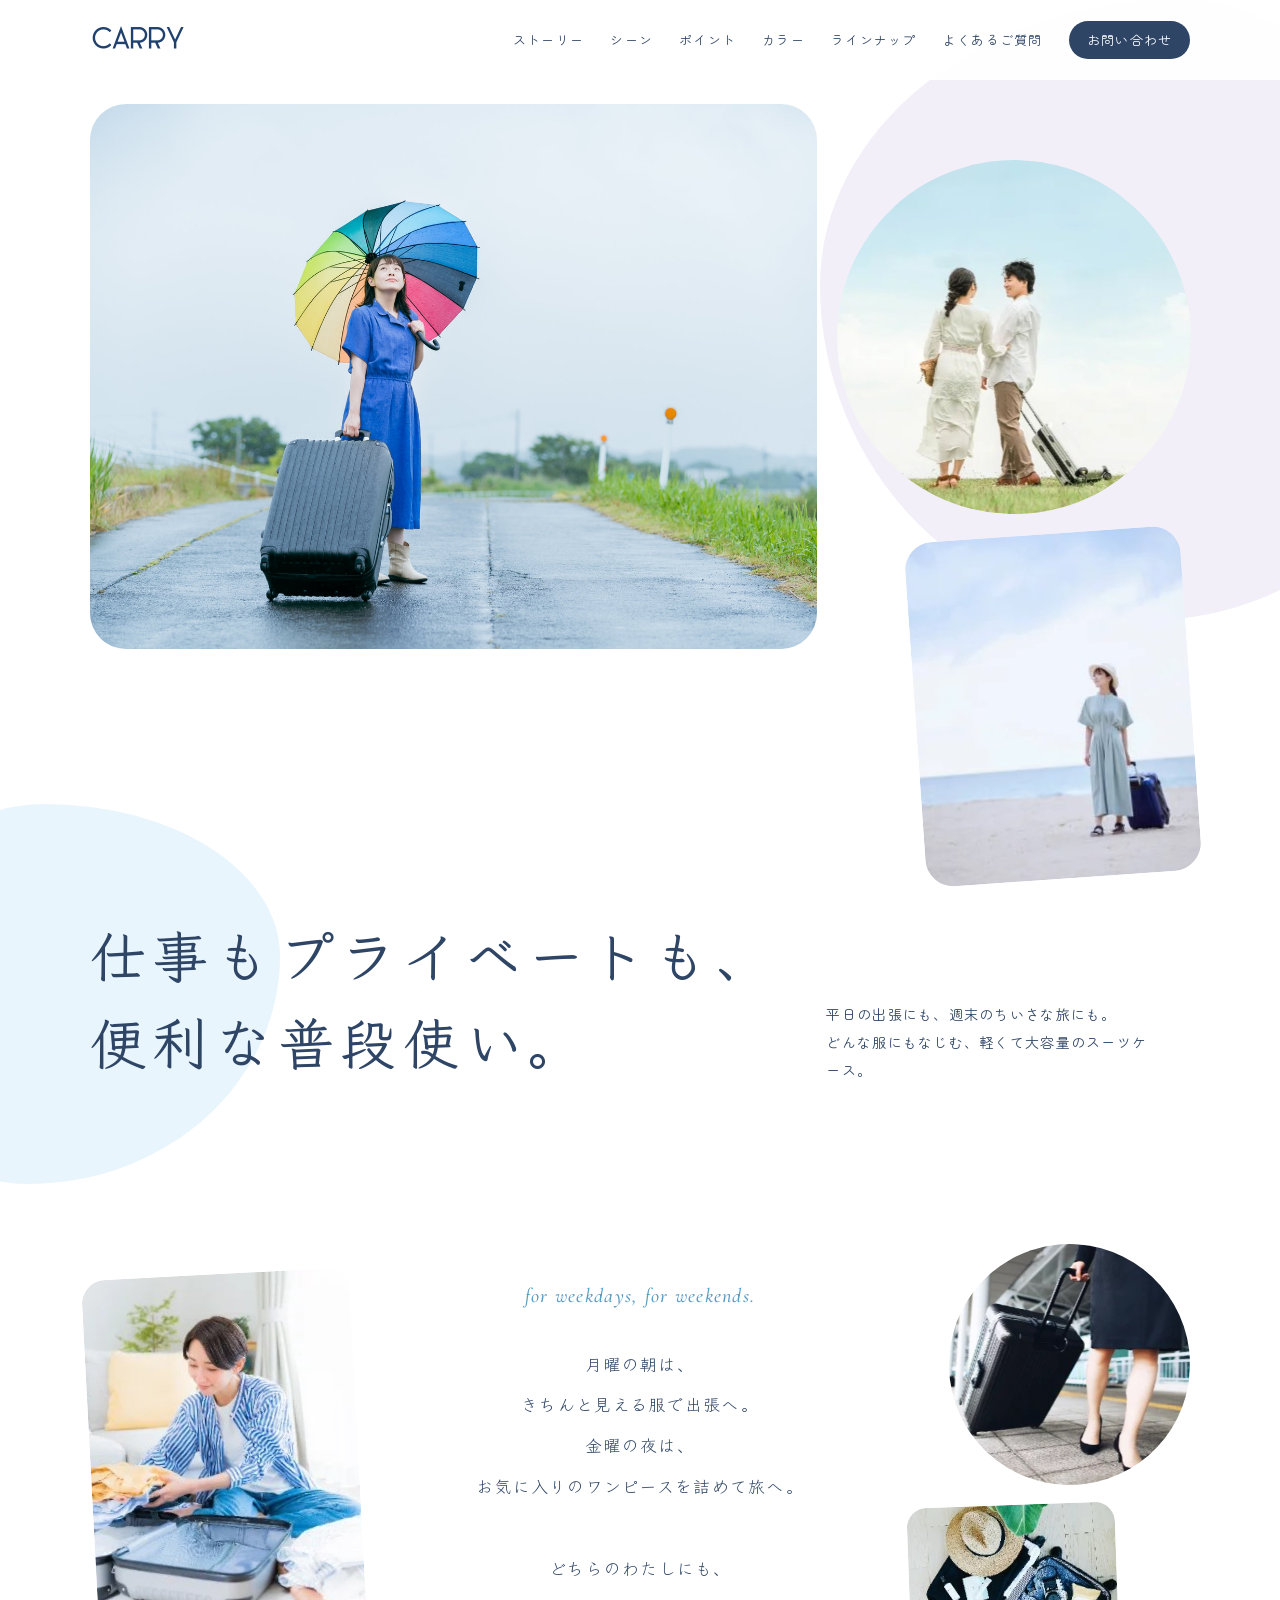
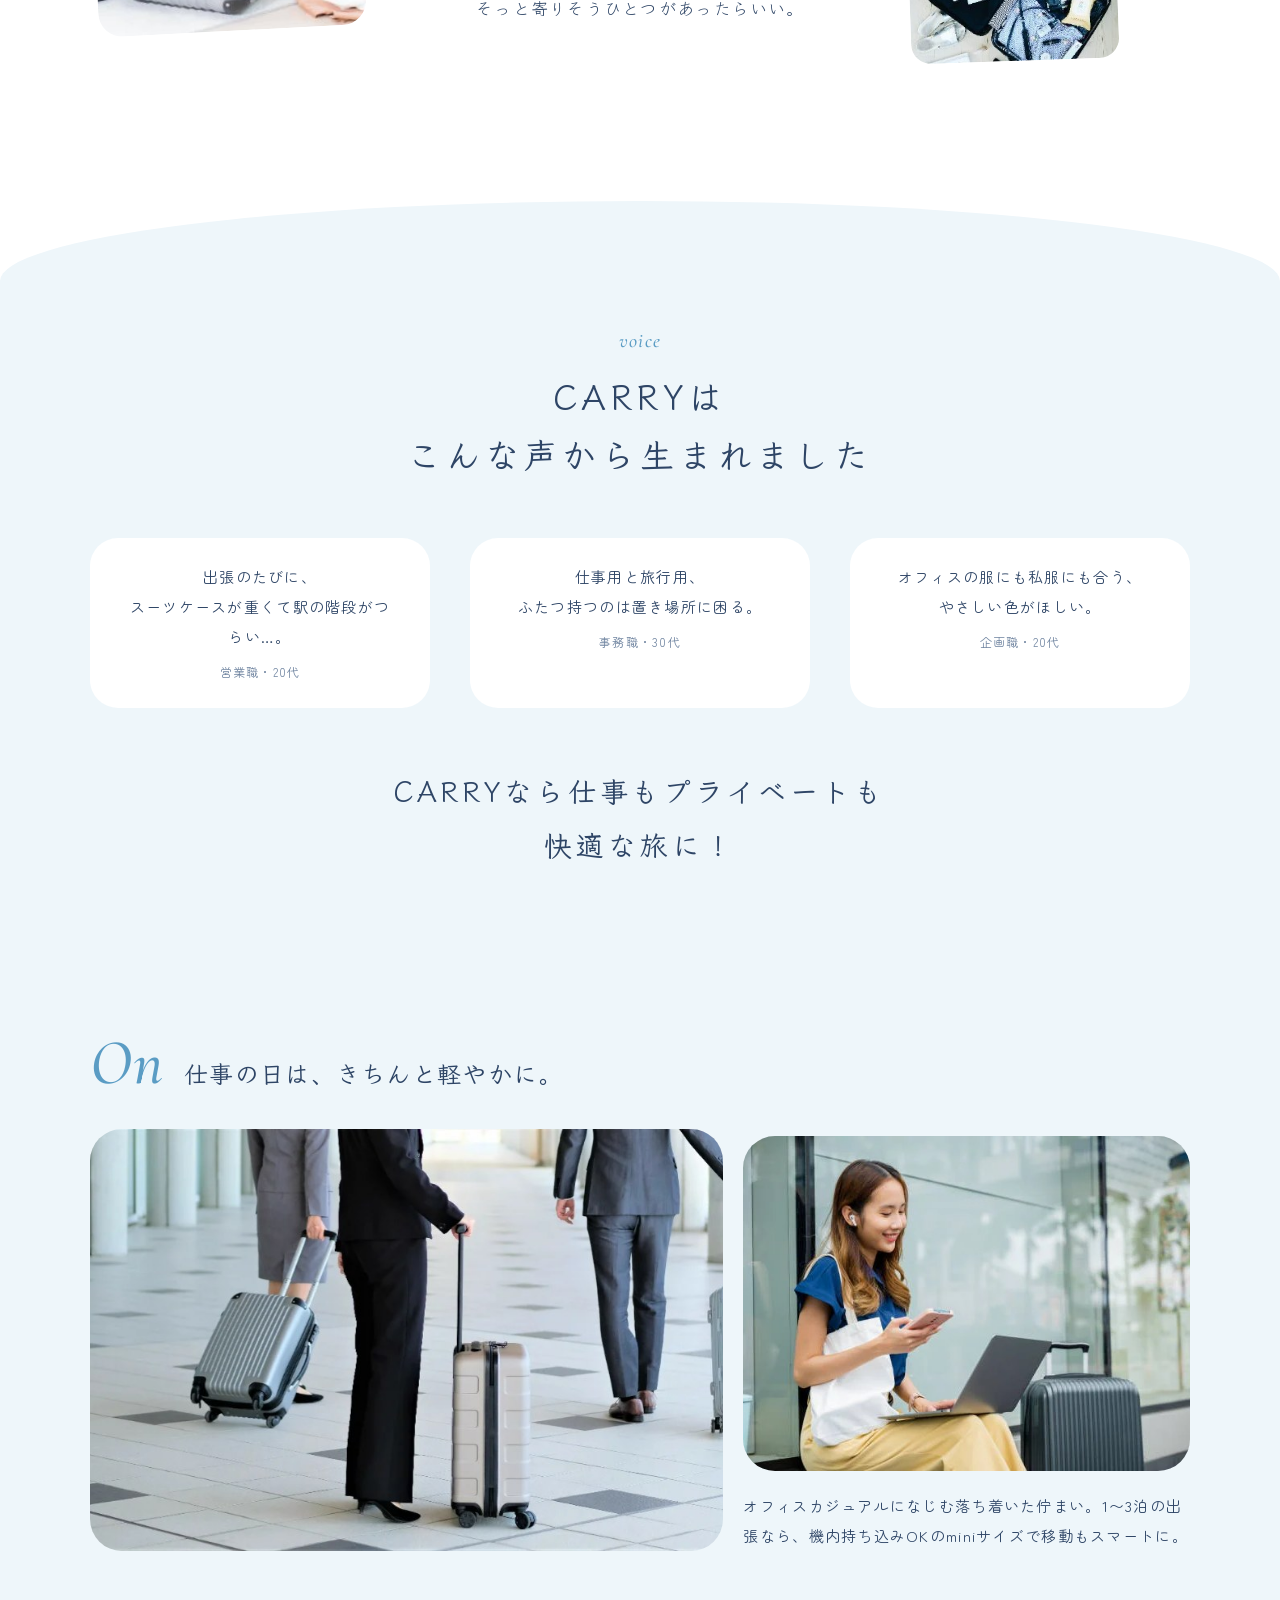
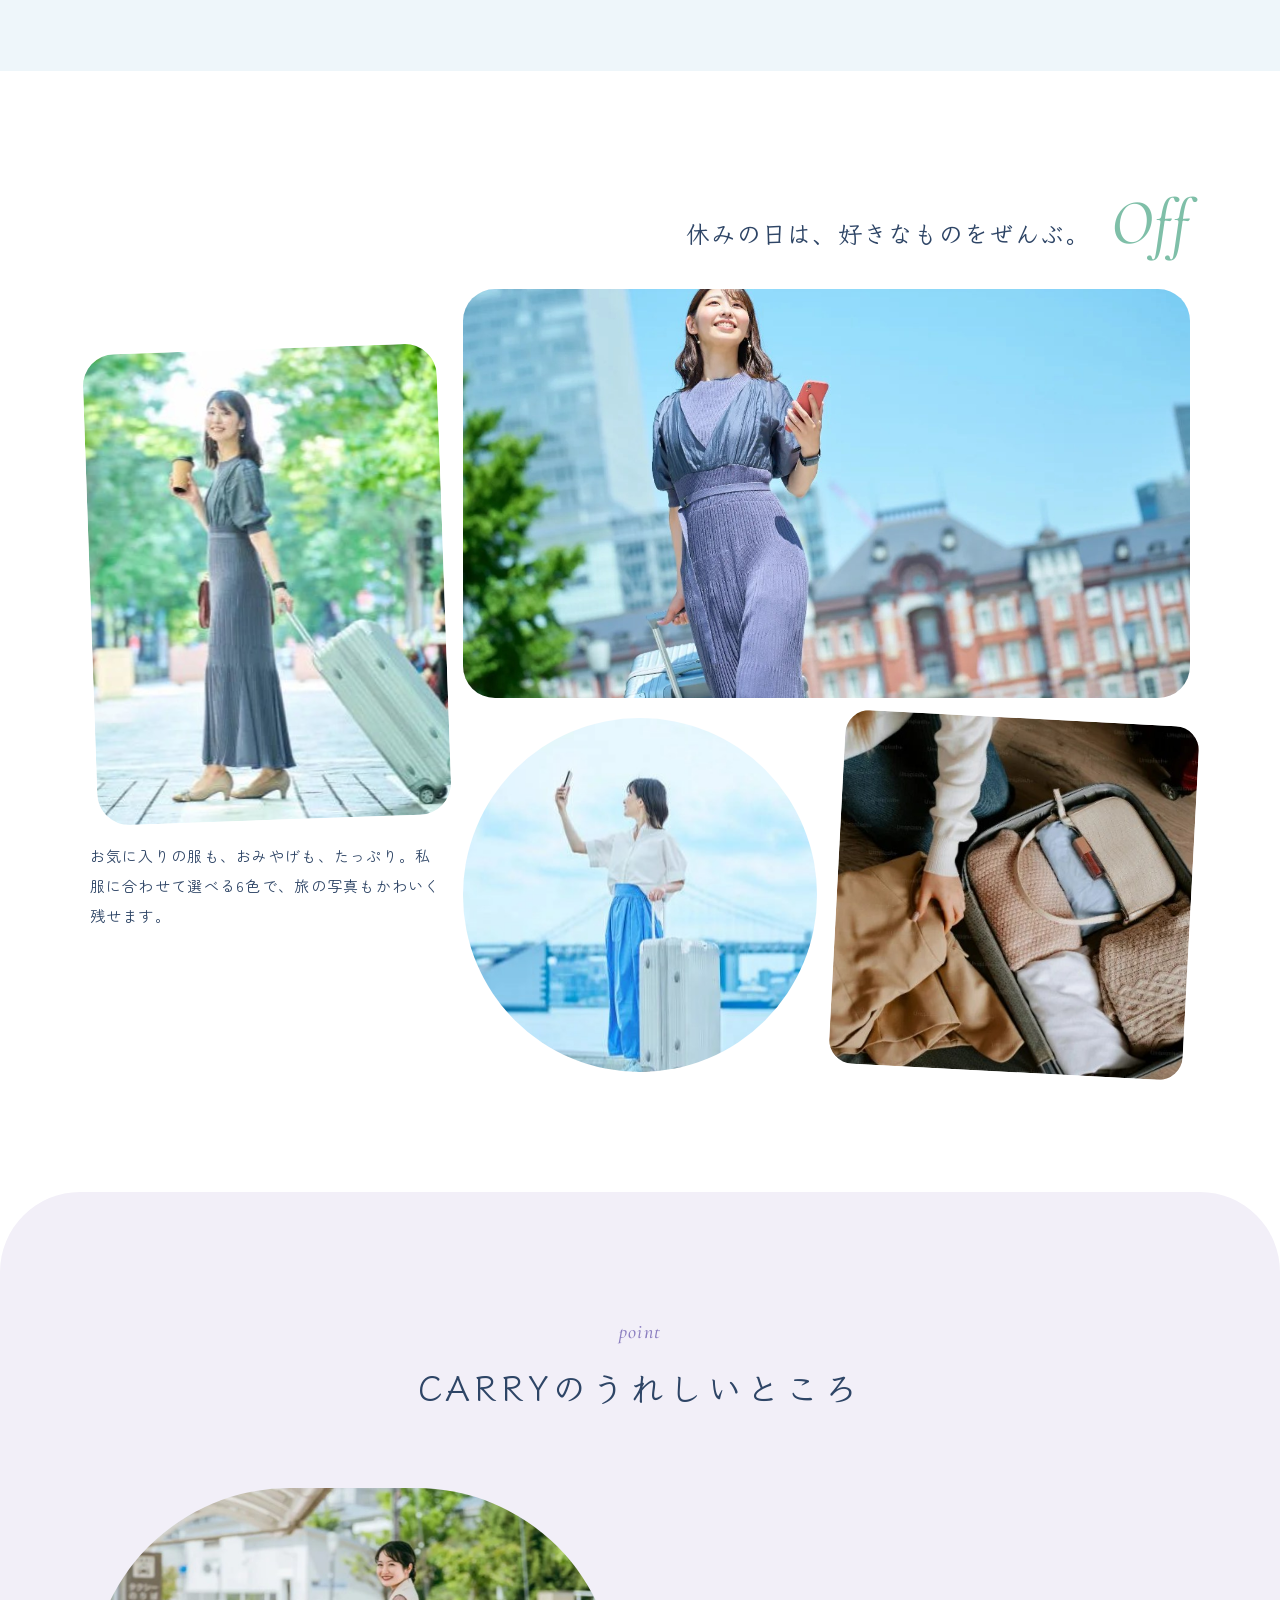
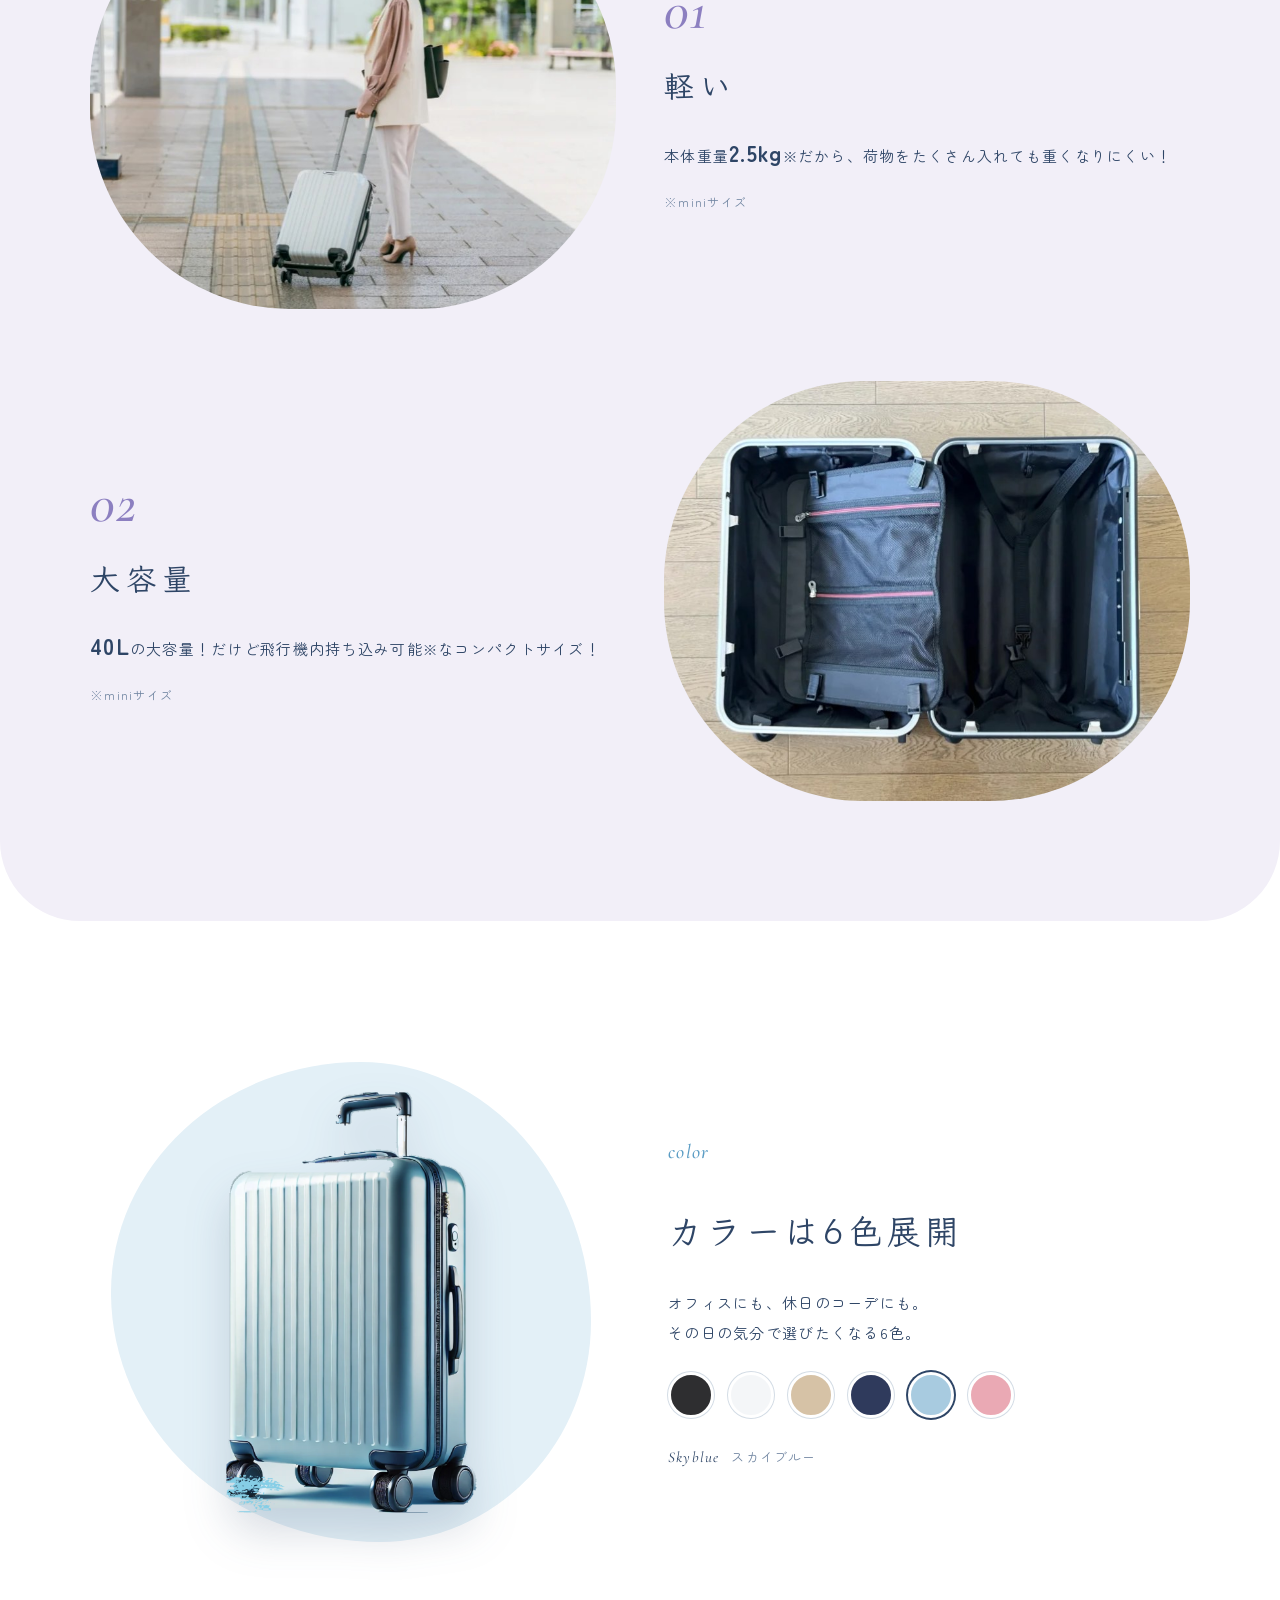
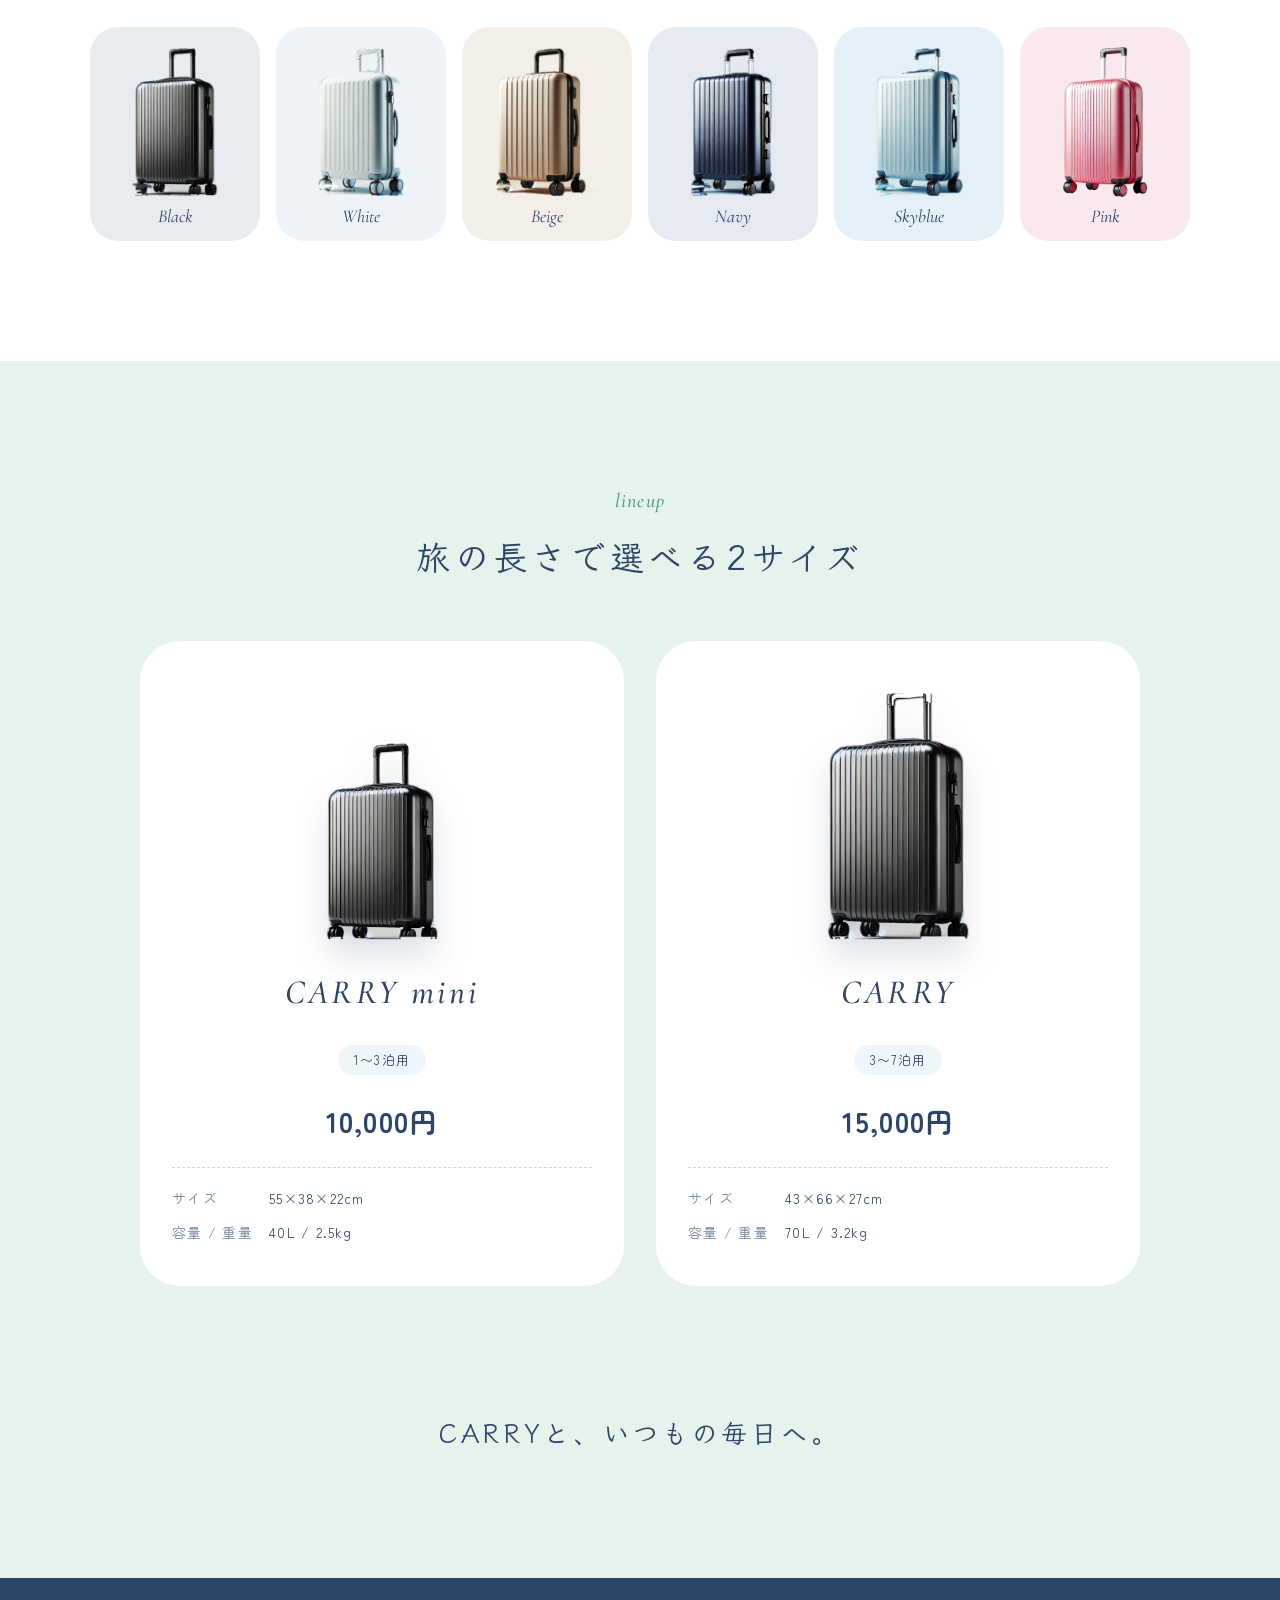
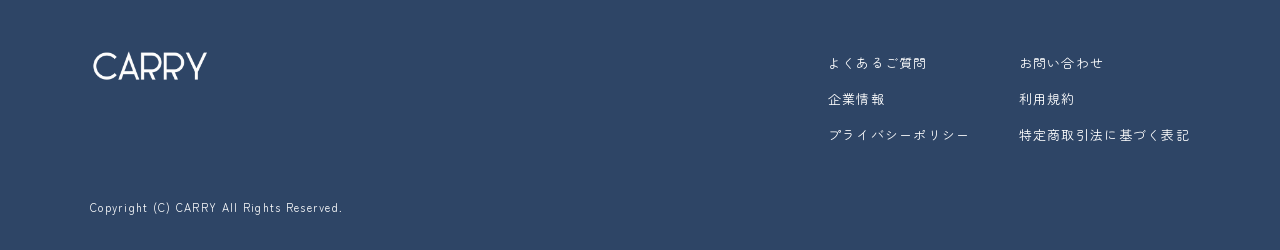
<file: carry/index.html>
<!DOCTYPE html>
<html lang="ja">
<head>
<meta charset="utf-8">
<meta name="viewport" content="width=device-width, initial-scale=1">
<title>CARRY｜仕事もプライベートも、便利な普段使いのスーツケース</title>
<meta name="description" content="平日の出張にも、週末のちいさな旅にも。どんな服にもなじむ、軽くて大容量のスーツケース CARRY。">
<link rel="preconnect" href="https://fonts.googleapis.com">
<link rel="preconnect" href="https://fonts.gstatic.com" crossorigin>
<link href="https://fonts.googleapis.com/css2?family=Zen+Maru+Gothic:wght@400;500;700&family=Klee+One:wght@400;600&family=Cormorant+Garamond:ital,wght@1,500&display=swap" rel="stylesheet">
<link rel="stylesheet" href="css/style.css">
</head>
<body>
<div class="wrap">

<header class="header">
  <div class="header__inner px">
    <a href="#top" class="header__logo"><img src="images/logo.png" alt="CARRY"></a>
    <nav class="gnav" aria-label="グローバルナビゲーション">
      <a href="#story">ストーリー</a>
      <a href="#scene">シーン</a>
      <a href="#point">ポイント</a>
      <a href="#color">カラー</a>
      <a href="#lineup">ラインナップ</a>
      <a href="404.html">よくあるご質問</a>
      <a href="404.html" class="gnav__cta">お問い合わせ</a>
    </nav>
    <button class="burger" type="button" aria-label="メニュー" aria-expanded="false" aria-controls="drawer">
      <span></span><span></span><span></span>
    </button>
  </div>
</header>
<nav class="drawer px" id="drawer" aria-label="メニュー">
  <div class="drawer__blob"></div>
  <a href="#story" class="drawer__link">ストーリー<span class="en">story</span></a>
  <a href="#scene" class="drawer__link">シーン<span class="en">scene</span></a>
  <a href="#point" class="drawer__link">ポイント<span class="en">point</span></a>
  <a href="#color" class="drawer__link">カラー<span class="en">color</span></a>
  <a href="#lineup" class="drawer__link">ラインナップ<span class="en">lineup</span></a>
  <div class="drawer__btns">
    <a href="404.html" class="btn btn--line">よくあるご質問</a>
    <a href="404.html" class="btn btn--fill">お問い合わせ</a>
  </div>
</nav>

<main>
<section id="top" class="hero px">
  <div class="blob hero__blob1"></div>
  <div class="blob hero__blob2"></div>
  <div class="hero__grid">
    <div class="hero__main"><img class="photo" src="images/hero-main.jpg" alt="スーツケースを引いて駅へ向かう女性"></div>
    <div class="hero__subs">
      <div class="hero__sub1"><img class="photo" src="images/hero-sub1.jpg" alt="ワンピース姿でスーツケースと出かける女性"></div>
      <div class="hero__sub2"><img class="photo" src="images/hero-sub2.jpg" alt="カフェのテーブル横に置いたスーツケース"></div>
    </div>
    <div class="hero__copy">
      <h1 class="hero__title hand">仕事もプライベートも、<br>便利な普段使い。</h1>
      <p class="hero__lead">平日の出張にも、週末のちいさな旅にも。<br>どんな服にもなじむ、軽くて大容量のスーツケース。</p>
    </div>
  </div>
</section>

<section id="story" class="story px">
  <div class="story__grid">
    <div class="story__col">
      <div class="story__p1"><img class="photo" src="images/story-1.jpg" alt="出張へ出発する女性"></div>
    </div>
    <div class="story__text">
      <span class="en">for weekdays, for weekends.</span>
      <p>月曜の朝は、<br>きちんと見える服で出張へ。<br>金曜の夜は、<br>お気に入りのワンピースを詰めて旅へ。<br><br>どちらのわたしにも、<br>そっと寄りそうひとつがあったらいい。</p>
    </div>
    <div class="story__col story__col--r">
      <div class="story__p2"><img class="photo" src="images/story-2.jpg" alt="ホテルで荷ほどきする女性"></div>
      <div class="story__p3"><img class="photo" src="images/story-3.jpg" alt="スーツケースの中身"></div>
    </div>
  </div>
</section>

<section class="voices sec-y px">
  <div class="voices__inner">
    <div class="sec-head">
      <span class="en">voice</span>
      <h2 class="hand">CARRYは<br>こんな声から生まれました</h2>
    </div>
    <ul class="voices__list">
      <li class="voice">出張のたびに、<br>スーツケースが重くて駅の階段がつらい…。<small>営業職・20代</small></li>
      <li class="voice">仕事用と旅行用、<br>ふたつ持つのは置き場所に困る。<small>事務職・30代</small></li>
      <li class="voice">オフィスの服にも私服にも合う、<br>やさしい色がほしい。<small>企画職・20代</small></li>
    </ul>
    <p class="voices__catch hand">CARRYなら<br class="br-sp">仕事もプライベートも<br>快適な旅に！</p>
  </div>
</section>

<section id="scene" class="scene-on px">
  <div class="scene__grid">
    <div class="scene__head">
      <span class="en">On</span>
      <h3 class="hand">仕事の日は、<br class="br-sp">きちんと軽やかに。</h3>
    </div>
    <div class="on__main"><img class="photo" src="images/on-1.jpg" alt="空港でスーツケースを引くオフィスカジュアルの女性"></div>
    <div class="on__side">
      <div class="on__sub"><img class="photo" src="images/on-2.jpg" alt="新幹線で資料を読む女性とminiサイズ"></div>
      <p class="scene__text">オフィスカジュアルになじむ落ち着いた佇まい。1〜3泊の出張なら、機内持ち込みOKのminiサイズで移動もスマートに。</p>
    </div>
  </div>
</section>

<section class="scene-off sec-y px">
  <div class="scene__grid">
    <div class="scene__head">
      <h3 class="hand">休みの日は、<br class="br-sp">好きなものをぜんぶ。</h3>
      <span class="en">Off</span>
    </div>
    <div class="off__side">
      <div class="off__p1"><img class="photo" src="images/off-1.jpg" alt="私服で街を歩く女性とスーツケース"></div>
      <p class="scene__text">お気に入りの服も、おみやげも、たっぷり。私服に合わせて選べる6色で、旅の写真もかわいく残せます。</p>
    </div>
    <div class="off__main">
      <div class="off__p2"><img class="photo" src="images/off-2.jpg" alt="旅先でスーツケースと過ごす女性"></div>
      <div class="off__p3"><img class="photo" src="images/off-3.jpg" alt="友人とスーツケースを並べて"></div>
      <div class="off__p4"><img class="photo" src="images/off-4.jpg" alt="旅館で開いたスーツケース"></div>
    </div>
  </div>
</section>

<section id="point" class="points sec-y px">
  <div class="points__inner">
    <div class="sec-head">
      <span class="en">point</span>
      <h2 class="hand">CARRYのうれしいところ</h2>
    </div>
    <div class="point">
      <div class="point__img"><img class="photo" src="images/point-1.jpg" alt="軽々と持ち上げられるCARRY"></div>
      <div class="point__body">
        <span class="point__num en">01</span>
        <h3 class="hand">軽い</h3>
        <p>本体重量<strong>2.5kg</strong>※だから、荷物をたくさん入れても重くなりにくい！</p>
        <span class="note">※miniサイズ</span>
      </div>
    </div>
    <div class="point">
      <div class="point__body">
        <span class="point__num en">02</span>
        <h3 class="hand">大容量</h3>
        <p><strong>40L</strong>の大容量！だけど飛行機内持ち込み可能※なコンパクトサイズ！</p>
        <span class="note">※miniサイズ</span>
      </div>
      <div class="point__img"><img class="photo" src="images/point-2.jpg" alt="荷物がきれいに収まったCARRYの内側"></div>
    </div>
  </div>
</section>

<section id="color" class="colors sec-y px">
  <div class="colors__top">
    <div class="colors__stage">
      <div class="colors__tint"></div>
      <img class="colors__main" src="images/item-skyblue.png" alt="Skyblue">
    </div>
    <div class="colors__info">
      <span class="en">color</span>
      <h2 class="hand">カラーは6色展開</h2>
      <p>オフィスにも、休日のコーデにも。<br>その日の気分で選びたくなる6色。</p>
      <div class="swatches">
        <button type="button" class="swatch" style="background:#2E2E30" title="Black" aria-label="ブラック" data-color="Black" data-ja="ブラック" data-tint="#E9ECEF" data-img="images/item-black.png"></button>
        <button type="button" class="swatch" style="background:#F4F6F8" title="White" aria-label="ホワイト" data-color="White" data-ja="ホワイト" data-tint="#EEF3F7" data-img="images/item-white.png"></button>
        <button type="button" class="swatch" style="background:#D6C2A6" title="Beige" aria-label="ベージュ" data-color="Beige" data-ja="ベージュ" data-tint="#F3EFE8" data-img="images/item-beige.png"></button>
        <button type="button" class="swatch" style="background:#2F3A5C" title="Navy" aria-label="ネイビー" data-color="Navy" data-ja="ネイビー" data-tint="#E4E9F2" data-img="images/item-navy.png"></button>
        <button type="button" class="swatch is-active" style="background:#A8CBE0" title="Skyblue" aria-label="スカイブルー" data-color="Skyblue" data-ja="スカイブルー" data-tint="#E3F0F7" data-img="images/item-skyblue.png"></button>
        <button type="button" class="swatch" style="background:#EAA9B4" title="Pink" aria-label="ピンク" data-color="Pink" data-ja="ピンク" data-tint="#FAE9EC" data-img="images/item-pink.png"></button>
      </div>
      <p class="colors__name"><span class="colors__name-en" style="font:inherit;margin:0;color:inherit">Skyblue</span><span class="colors__name-ja">スカイブルー</span></p>
    </div>
  </div>
  <div class="colors__list">
    <button type="button" class="color-card" style="background:#E9ECEF" data-color="Black"><img src="images/item-black.png" alt="Black"><span>Black</span></button>
    <button type="button" class="color-card" style="background:#EEF3F7" data-color="White"><img src="images/item-white.png" alt="White"><span>White</span></button>
    <button type="button" class="color-card" style="background:#F3EFE8" data-color="Beige"><img src="images/item-beige.png" alt="Beige"><span>Beige</span></button>
    <button type="button" class="color-card" style="background:#E4E9F2" data-color="Navy"><img src="images/item-navy.png" alt="Navy"><span>Navy</span></button>
    <button type="button" class="color-card" style="background:#E3F0F7" data-color="Skyblue"><img src="images/item-skyblue.png" alt="Skyblue"><span>Skyblue</span></button>
    <button type="button" class="color-card" style="background:#FAE9EC" data-color="Pink"><img src="images/item-pink.png" alt="Pink"><span>Pink</span></button>
  </div>
</section>

<section id="lineup" class="lineup sec-y px">
  <div class="lineup__inner">
    <div class="sec-head">
      <span class="en">lineup</span>
      <h2 class="hand">旅の長さで選べる2サイズ</h2>
    </div>
    <div class="lineup__list">
      <article class="product">
        <div class="product__img"><img src="images/item-s.png" alt="CARRY mini" style="height:200px"></div>
        <h3>CARRY mini</h3>
        <span class="product__tag">1〜3泊用</span>
        <p class="product__price">10,000円</p>
        <dl class="product__spec">
          <dt>サイズ</dt><dd>55×38×22cm</dd>
          <dt>容量 / 重量</dt><dd>40L / 2.5kg</dd>
        </dl>
      </article>
      <article class="product">
        <div class="product__img"><img src="images/item-m.png" alt="CARRY" style="height:250px"></div>
        <h3>CARRY</h3>
        <span class="product__tag">3〜7泊用</span>
        <p class="product__price">15,000円</p>
        <dl class="product__spec">
          <dt>サイズ</dt><dd>43×66×27cm</dd>
          <dt>容量 / 重量</dt><dd>70L / 3.2kg</dd>
        </dl>
      </article>
    </div>
  </div>
</section>

<section class="closing px">
  <p class="hand">CARRYと、いつもの毎日へ。</p>
</section>
</main>

<footer class="footer px">
  <div class="footer__inner">
    <div class="footer__top">
      <img class="footer__logo" src="images/logo-w.png" alt="CARRY">
      <nav class="footer__nav" aria-label="フッターナビゲーション">
        <a href="404.html">よくあるご質問</a>
        <a href="404.html">お問い合わせ</a>
        <a href="404.html">企業情報</a>
        <a href="404.html">利用規約</a>
        <a href="404.html">プライバシーポリシー</a>
        <a href="404.html">特定商取引法に基づく表記</a>
      </nav>
    </div>
    <small>Copyright (C) CARRY All Rights Reserved.</small>
  </div>
</footer>
</div>
<script src="js/main.js"></script>
</body>
</html>
</file>
<file: carry/css/style.css>
@charset "UTF-8";
/* ===== Base ===== */
*{box-sizing:border-box}
html{scroll-behavior:smooth}
body{margin:0;background:#fff;color:#2E4566;font-family:'Zen Maru Gothic',sans-serif;-webkit-font-smoothing:antialiased;line-height:2;letter-spacing:.08em}
a{color:#2E4566;text-decoration:none;transition:color .2s}
a:hover{color:#5A9CC4}
img{max-width:100%;display:block}
h1,h2,h3,p{margin:0}
button{font-family:inherit}
.wrap{overflow-x:clip}
.px{padding-left:clamp(32px,7vw,96px);padding-right:clamp(32px,7vw,96px)}
.photo{width:100%;height:100%;object-fit:cover}
.en{font-family:'Cormorant Garamond',serif;font-style:italic;font-weight:500}
.hand{font-family:'Klee One',serif;font-weight:600}
.sec-y{padding-top:120px;padding-bottom:120px}

/* ===== Header ===== */
.header{position:sticky;top:0;z-index:30;background:rgba(255,255,255,.9);-webkit-backdrop-filter:blur(8px);backdrop-filter:blur(8px)}
.header__inner{max-width:1280px;margin:0 auto;padding-top:16px;padding-bottom:16px;display:flex;align-items:center;justify-content:space-between;gap:20px;min-height:80px}
.header__logo{width:96px}
.gnav{display:flex;gap:26px;font-size:13px;flex-wrap:nowrap;white-space:nowrap;align-items:center}
.gnav__cta{background:#2E4566;color:#fff;padding:6px 18px;border-radius:999px}
.gnav__cta:hover{background:#5A9CC4;color:#fff}
.burger{display:none;width:48px;height:48px;border:0;background:#EEF6FA;border-radius:50%;cursor:pointer;flex-direction:column;align-items:center;justify-content:center;gap:5px;padding:0}
.burger span{display:block;width:20px;height:2px;background:#2E4566;border-radius:2px;transition:transform .3s,opacity .2s}
.is-menu-open .burger span:nth-child(1){transform:translateY(7px) rotate(45deg)}
.is-menu-open .burger span:nth-child(2){opacity:0}
.is-menu-open .burger span:nth-child(3){transform:translateY(-7px) rotate(-45deg)}
.drawer{position:fixed;top:80px;left:0;right:0;bottom:0;background:#fff;z-index:29;padding-top:24px;padding-bottom:48px;display:none;flex-direction:column;gap:4px;overflow-y:auto;isolation:isolate}
.is-menu-open .drawer{display:flex}
.drawer__blob{position:absolute;top:40px;right:-120px;width:320px;height:320px;background:#E3F0F7;border-radius:58% 42% 47% 53% / 46% 55% 45% 54%;z-index:-1}
.drawer__link{display:flex;align-items:baseline;justify-content:space-between;gap:16px;padding:16px 4px;border-bottom:1px dashed #C9D8E4;font-family:'Klee One',serif;font-weight:600;font-size:18px}
.drawer__link .en{font-size:16px;color:#5A9CC4}
.drawer__btns{display:flex;flex-direction:column;gap:12px;margin-top:32px}
.btn{display:flex;align-items:center;justify-content:center;min-height:52px;padding:0 40px;border-radius:999px;font-size:14px}
.btn--line{border:1px solid #2E4566}
.btn--fill{background:#2E4566;color:#fff}
.btn--fill:hover{background:#5A9CC4;color:#fff}

/* ===== Hero ===== */
.hero{position:relative;max-width:1280px;margin:0 auto;padding-top:24px;padding-bottom:120px}
.blob{position:absolute}
.hero__blob1{top:-80px;right:-160px;width:620px;height:620px;border-radius:58% 42% 47% 53% / 46% 55% 45% 54%;background:#F2EFF8}
.hero__blob2{bottom:20px;left:-140px;width:420px;height:380px;border-radius:44% 56% 60% 40% / 52% 40% 60% 48%;background:#E9F5FC}
.hero__grid{position:relative;display:grid;grid-template-columns:repeat(12,minmax(0,1fr));gap:20px}
.hero__main{grid-column:1 / span 8;aspect-ratio:4/3;min-height:240px;border-radius:36px;overflow:hidden}
.hero__subs{grid-column:9 / span 4;display:flex;flex-direction:column;gap:20px;padding-top:56px;align-items:flex-start}
.hero__sub1{aspect-ratio:1;width:100%;transform:rotate(3deg);border-radius:50%;overflow:hidden}
.hero__sub2{aspect-ratio:4/5;width:78%;align-self:flex-end;transform:rotate(-4deg);border-radius:28px;overflow:hidden}
.hero__copy{grid-column:1 / span 12;display:flex;justify-content:space-between;align-items:flex-end;gap:32px;flex-wrap:wrap;margin-top:12px}
.hero__title{font-size:clamp(30px,4.6vw,56px);line-height:1.55;letter-spacing:.12em}
.hero__lead{font-size:14px;max-width:26em;text-wrap:pretty}

/* ===== Story ===== */
.story{position:relative;padding-top:40px;padding-bottom:140px}
.story__grid{max-width:1180px;margin:0 auto;display:grid;grid-template-columns:repeat(auto-fit,minmax(min(100%,260px),1fr));gap:48px;align-items:center}
.story__col{display:flex;flex-direction:column;gap:20px}
.story__col--r{align-items:flex-end}
.story__p1{aspect-ratio:3/4;width:80%;transform:rotate(-3deg);border-radius:24px;overflow:hidden}
.story__p2{aspect-ratio:1;width:72%;transform:rotate(4deg);border-radius:50%;overflow:hidden}
.story__p3{aspect-ratio:4/3;width:62%;margin-right:22%;transform:rotate(-2deg);border-radius:20px;overflow:hidden}
.story__text{display:flex;flex-direction:column;align-items:center;gap:28px;text-align:center}
.story__text .en{font-size:20px;color:#5A9CC4}
.story__text p{font-family:'Klee One',serif;font-size:17px;line-height:2.4;text-wrap:pretty}

/* ===== Section heading ===== */
.sec-head{text-align:center;display:flex;flex-direction:column;gap:6px}
.sec-head .en{font-size:20px}
.sec-head h2{font-size:clamp(24px,3vw,34px);line-height:1.7;letter-spacing:.14em}

/* ===== Voices ===== */
.voices{background:#EEF6FA;border-radius:50% 50% 0 0 / 80px 80px 0 0}
.voices__inner{max-width:1100px;margin:0 auto;display:flex;flex-direction:column;align-items:center;gap:56px}
.voices .en{color:#5A9CC4}
.voices__list{display:grid;grid-template-columns:repeat(auto-fit,minmax(min(100%,280px),1fr));gap:40px;width:100%;list-style:none;margin:0;padding:0}
.voice{background:#fff;border-radius:28px;padding:24px 28px;font-size:15px;text-align:center;text-wrap:pretty}
.voice small{display:block;font-size:12px;color:#6F84A0;margin-top:8px}
.voices__catch{font-size:clamp(20px,2.6vw,28px);text-align:center;letter-spacing:.14em;line-height:1.9}

/* ===== Scenes ===== */
.scene-on{background:#EEF6FA;padding-top:40px;padding-bottom:120px}
.scene__grid{max-width:1200px;margin:0 auto;display:grid;grid-template-columns:repeat(12,minmax(0,1fr));gap:20px}
.scene-on .scene__grid{align-items:end}
.scene-off .scene__grid{align-items:start}
.scene__head{grid-column:span 12;display:flex;align-items:baseline;gap:20px;flex-wrap:wrap;margin-bottom:12px}
.scene__head .en{font-size:clamp(44px,8vw,64px);line-height:1}
.scene__head h3{font-size:24px}
.scene-on .en{color:#5A9CC4}
.scene-off .en{color:#7FBFA8}
.scene-off .scene__head{justify-content:flex-end}
.scene__text{font-size:15px;text-wrap:pretty}
.on__main{grid-column:span 7;aspect-ratio:3/2;border-radius:32px;overflow:hidden;min-width:0}
.on__side{grid-column:span 5;display:flex;flex-direction:column;gap:20px;min-width:0}
.on__sub{aspect-ratio:4/3;border-radius:32px;overflow:hidden}
.off__side{grid-column:span 4;display:flex;flex-direction:column;gap:20px;min-width:0;padding-top:60px}
.off__p1{aspect-ratio:3/4;transform:rotate(-2deg);border-radius:32px;overflow:hidden}
.off__main{grid-column:span 8;display:grid;grid-template-columns:repeat(2,minmax(0,1fr));gap:20px;min-width:0}
.off__p2{grid-column:span 2;aspect-ratio:16/9;border-radius:32px;overflow:hidden}
.off__p3{aspect-ratio:1;border-radius:50%;overflow:hidden}
.off__p4{aspect-ratio:1;transform:rotate(3deg);border-radius:24px;overflow:hidden}

/* ===== Points ===== */
.points{background:#F2EFF8;border-radius:80px}
.points__inner{max-width:1100px;margin:0 auto;display:flex;flex-direction:column;gap:72px}
.points .en{color:#8C7FC0}
.point{display:grid;grid-template-columns:repeat(auto-fit,minmax(min(100%,300px),1fr));gap:48px;align-items:center}
.point__img{aspect-ratio:5/4;border-radius:200px;overflow:hidden}
.point__body{display:flex;flex-direction:column;gap:16px}
.point__num{font-size:56px;line-height:1}
.point__body h3{font-size:30px;letter-spacing:.2em}
.point__body p{font-size:15px}
.point__body strong{font-size:22px;font-weight:700}
.note{font-size:12px;color:#6F84A0}

/* ===== Colors ===== */
.colors__top{max-width:1100px;margin:0 auto;display:grid;grid-template-columns:repeat(auto-fit,minmax(min(100%,380px),1fr));gap:56px;align-items:center}
.colors__stage{position:relative;aspect-ratio:1;display:flex;align-items:center;justify-content:center}
.colors__tint{position:absolute;inset:4%;background:#E3F0F7;border-radius:52% 48% 44% 56% / 48% 54% 46% 52%;transition:background .4s}
.colors__main{position:relative;height:82%;width:auto;max-width:80%;object-fit:contain;filter:drop-shadow(0 24px 22px rgba(46,69,102,.18))}
.colors__info{display:flex;flex-direction:column;gap:24px}
.colors__info > .en{font-size:20px;color:#5A9CC4}
.colors__info h2{font-size:clamp(24px,3vw,34px);letter-spacing:.14em}
.colors__info p{font-size:15px}
.swatches{display:flex;gap:14px;flex-wrap:wrap}
.swatch{width:46px;height:46px;border-radius:50%;cursor:pointer;border:3px solid #fff;box-shadow:0 0 0 1px #D3DCE5;padding:0}
.swatch.is-active{box-shadow:0 0 0 2px #2E4566}
.colors__name{font-family:'Cormorant Garamond',serif;font-style:italic;font-size:34px;letter-spacing:.08em}
.colors__name span{font-family:'Zen Maru Gothic',sans-serif;font-style:normal;font-size:13px;margin-left:12px;color:#6F84A0}
.colors__list{max-width:1100px;margin:64px auto 0;display:grid;grid-template-columns:repeat(6,minmax(0,1fr));gap:16px}
.color-card{border:0;border-radius:28px;padding:20px 12px 14px;cursor:pointer;display:flex;flex-direction:column;align-items:center;gap:8px;color:#2E4566}
.color-card img{height:150px;width:auto;object-fit:contain}
.color-card span{font-family:'Cormorant Garamond',serif;font-style:italic;font-size:18px}

/* ===== Lineup ===== */
.lineup{background:#E5F3EC}
.lineup__inner{max-width:1000px;margin:0 auto;display:flex;flex-direction:column;gap:56px}
.lineup .en{color:#4E9C80}
.lineup__list{display:grid;grid-template-columns:repeat(auto-fit,minmax(min(100%,300px),1fr));gap:32px}
.product{background:#fff;border-radius:40px;padding:40px 32px;display:flex;flex-direction:column;align-items:center;gap:18px}
.product__img{height:260px;display:flex;align-items:flex-end;justify-content:center}
.product__img img{width:auto;filter:drop-shadow(0 18px 16px rgba(46,69,102,.16))}
.product h3{font-family:'Cormorant Garamond',serif;font-style:italic;font-weight:500;font-size:34px;letter-spacing:.1em}
.product__tag{font-size:13px;background:#EEF6FA;padding:2px 16px;border-radius:999px}
.product__price{font-size:28px;font-weight:700}
.product__spec{width:100%;border-top:1px dashed #C9D8E4;padding-top:16px;display:grid;grid-template-columns:auto 1fr;gap:6px 16px;font-size:14px;margin:0}
.product__spec dt{color:#6F84A0}
.product__spec dd{margin:0}
.closing{background:#E5F3EC;padding-bottom:120px}
.closing p{max-width:1200px;margin:0 auto;text-align:center;font-size:26px;letter-spacing:.14em}

/* ===== Footer ===== */
.footer{background:#2E4566;color:#fff;padding-top:72px;padding-bottom:32px}
.footer a{color:#fff}
.footer a:hover{color:#AFD3EA}
.footer__inner{max-width:1100px;margin:0 auto;display:flex;flex-direction:column;gap:48px}
.footer__top{display:flex;justify-content:space-between;gap:32px;flex-wrap:wrap;align-items:flex-start}
.footer__logo{width:120px}
.footer__nav{display:grid;grid-template-columns:repeat(2,auto);gap:10px 48px;font-size:13px}
.footer small{font-size:11px}

/* ===== 404 ===== */
.page-404{min-height:100vh;display:flex;flex-direction:column}
.nf{position:relative;flex:1;display:flex;align-items:center;justify-content:center;padding-top:80px;padding-bottom:80px}
.nf__blob1{top:8%;right:-120px;width:min(520px,80vw);aspect-ratio:1;background:#E3F0F7;border-radius:58% 42% 47% 53% / 46% 55% 45% 54%}
.nf__blob2{bottom:4%;left:-100px;width:min(340px,60vw);aspect-ratio:1.1;background:#E5F3EC;border-radius:44% 56% 60% 40% / 52% 40% 60% 48%}
.nf__body{position:relative;display:flex;flex-direction:column;align-items:center;gap:20px;text-align:center;max-width:560px}
.nf__code{font-size:clamp(88px,18vw,160px);line-height:1;color:#5A9CC4}
.nf__body h1{font-size:clamp(22px,3vw,30px);letter-spacing:.14em;line-height:1.7}
.nf__body p{font-size:15px;text-wrap:pretty}
.nf__body .btn{margin-top:16px}

/* ===== Responsive ===== */
@media (max-width:900px){
  .colors__list{grid-template-columns:repeat(3,minmax(0,1fr))}
}
@media (max-width:1023px){
  .gnav{display:none}
  .burger{display:flex}
}
@media (max-width:767px){
  .sec-y{padding-top:80px;padding-bottom:80px}
  .hero__main,.hero__subs,.on__main,.on__side,.off__side,.off__main{grid-column:span 12}
  .hero__subs{flex-direction:row;padding-top:0}
  .hero__sub1{width:52%}
  .hero__sub2{width:40%}
  .off__side{padding-top:0}
  .scene-off .scene__head{flex-direction:column-reverse;align-items:flex-start;gap:8px}
  .points{border-radius:40px}
}
@media (max-width:520px){
  .colors__list{grid-template-columns:repeat(2,minmax(0,1fr))}
}
@media (min-width:1024px){
  .drawer{display:none !important}
}

/* ===== 改行 ===== */
.br-sp {
    display: none;
}

@media (max-width: 600px) {
    .br-sp {
        display: block;
    }
}
</file>
